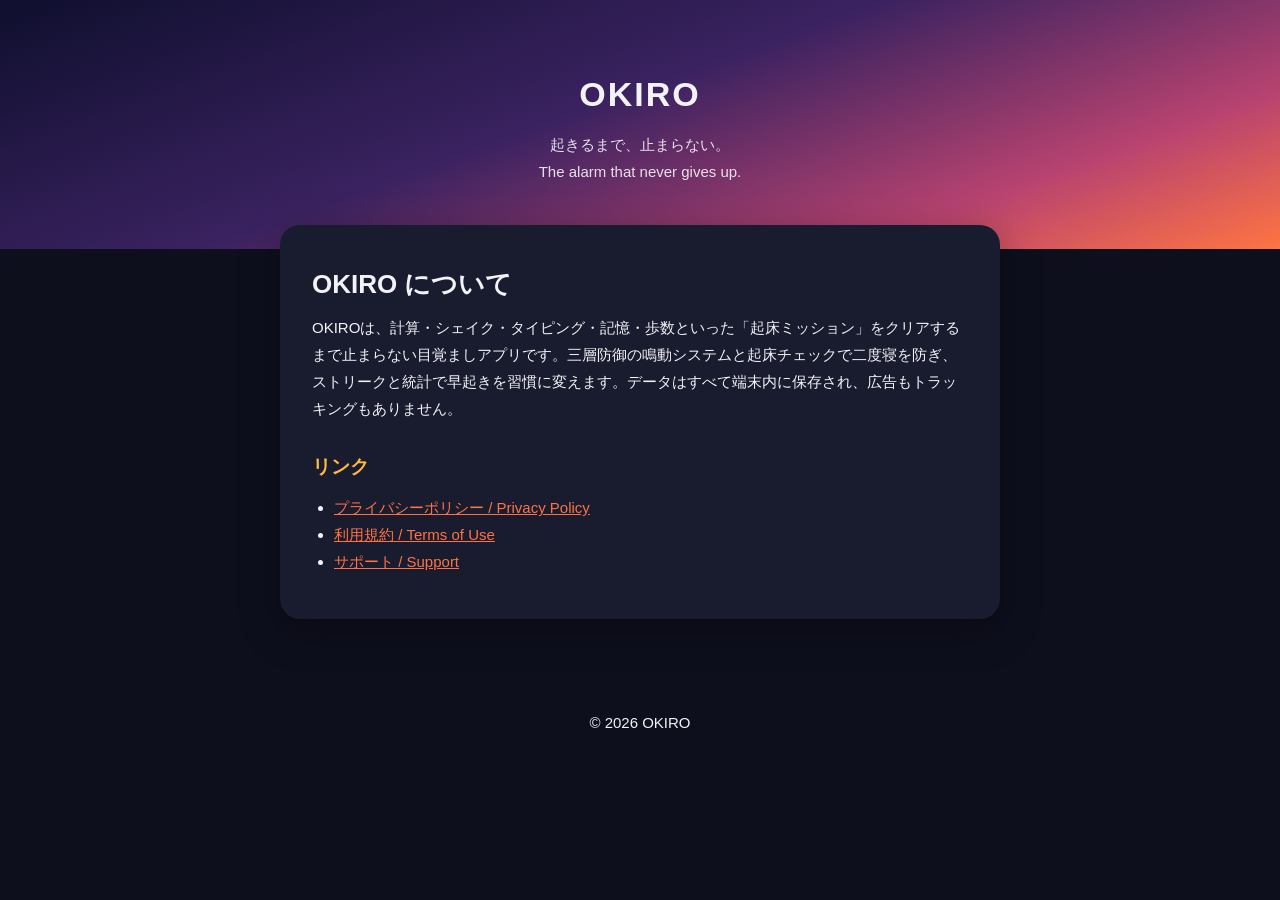
<file: index.html>
<!DOCTYPE html>
<html lang="ja">
<head>
<meta charset="utf-8">
<meta name="viewport" content="width=device-width, initial-scale=1">
<title>OKIRO - 絶対に起きれる目覚まし時計</title>
<meta name="description" content="OKIROは、ミッションをクリアするまで止まらない目覚ましアプリ。二度寝ゼロの朝へ。">
<link rel="stylesheet" href="style.css">
</head>
<body>
<div class="hero" style="padding-bottom:64px;">
  <div class="logo">OKIRO</div>
  <p>起きるまで、止まらない。<br>The alarm that never gives up.</p>
</div>
<main>
  <div class="card">
    <h1>OKIRO について</h1>
    <p>OKIROは、計算・シェイク・タイピング・記憶・歩数といった「起床ミッション」をクリアするまで止まらない目覚ましアプリです。三層防御の鳴動システムと起床チェックで二度寝を防ぎ、ストリークと統計で早起きを習慣に変えます。データはすべて端末内に保存され、広告もトラッキングもありません。</p>
    <h2>リンク</h2>
    <ul>
      <li><a href="privacy.html">プライバシーポリシー / Privacy Policy</a></li>
      <li><a href="terms.html">利用規約 / Terms of Use</a></li>
      <li><a href="support.html">サポート / Support</a></li>
    </ul>
  </div>
</main>
<footer>
  <p>© 2026 OKIRO</p>
</footer>
</body>
</html>
</file>
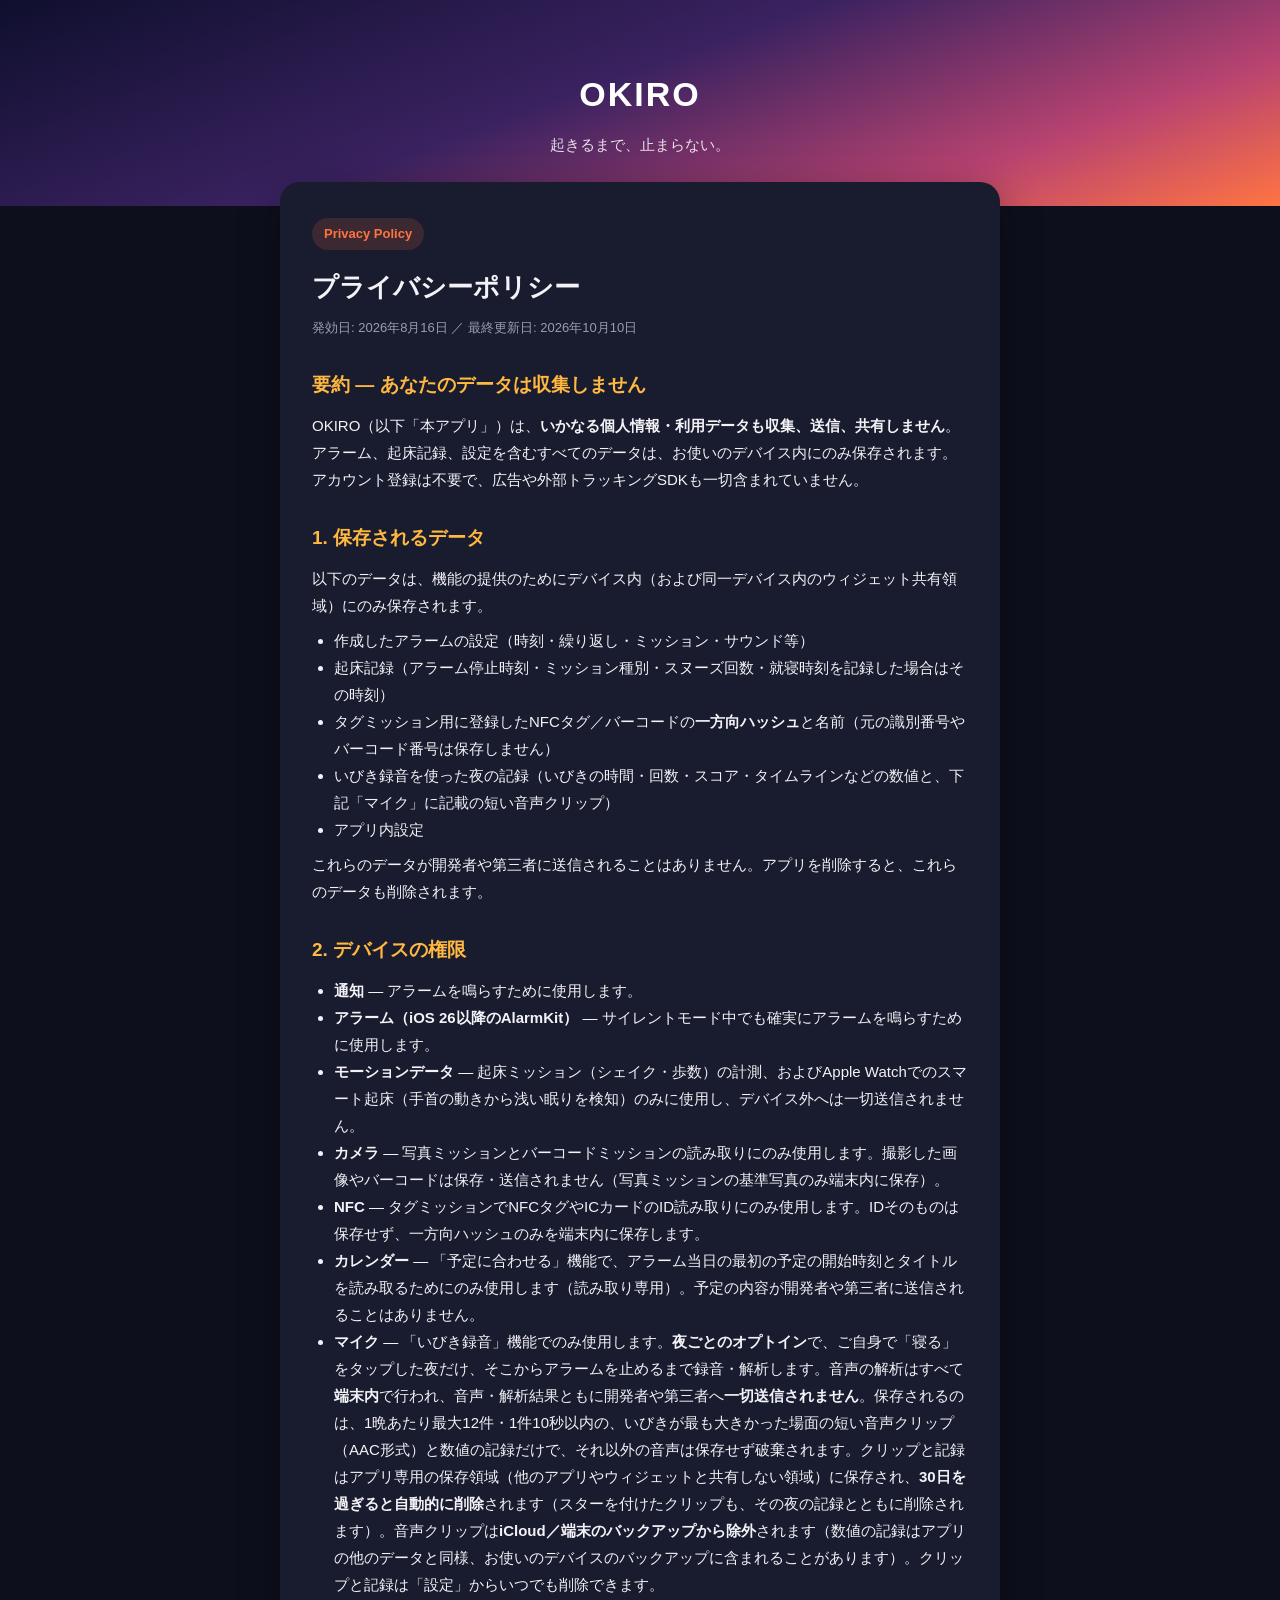
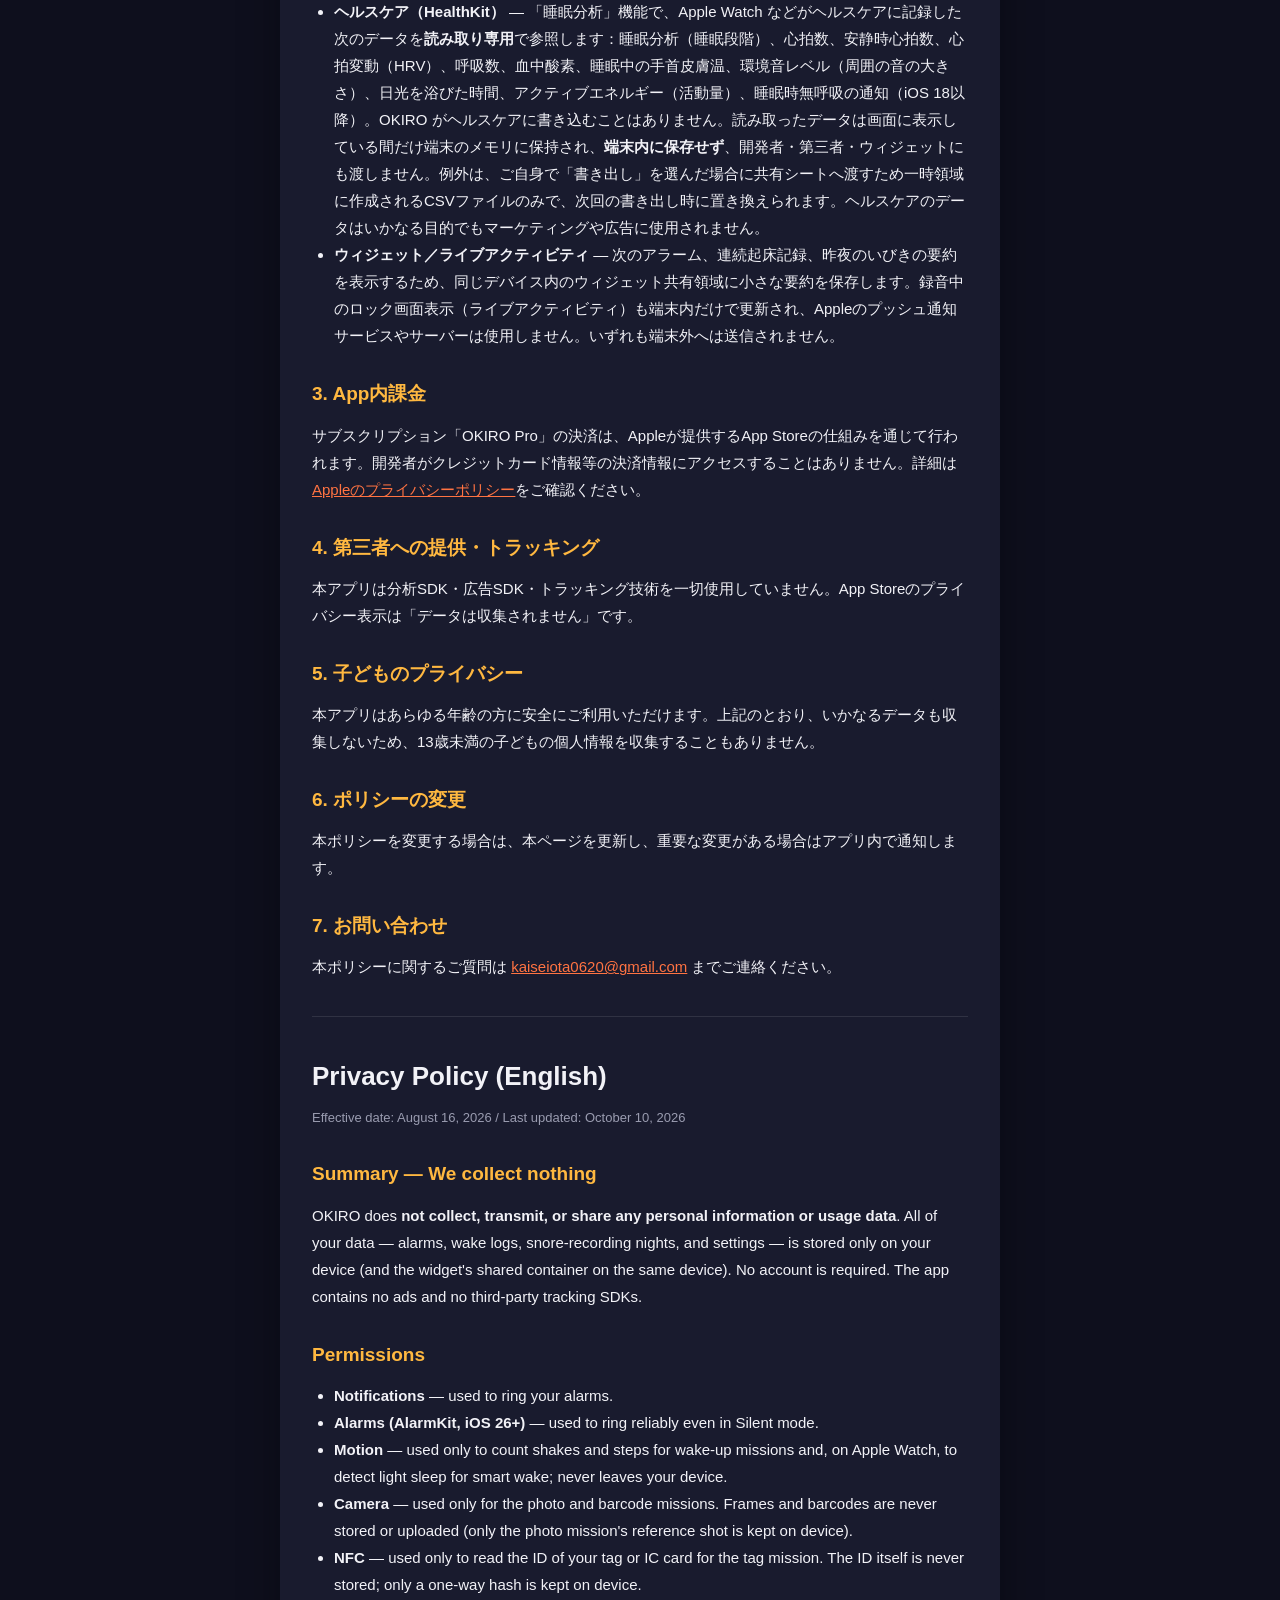
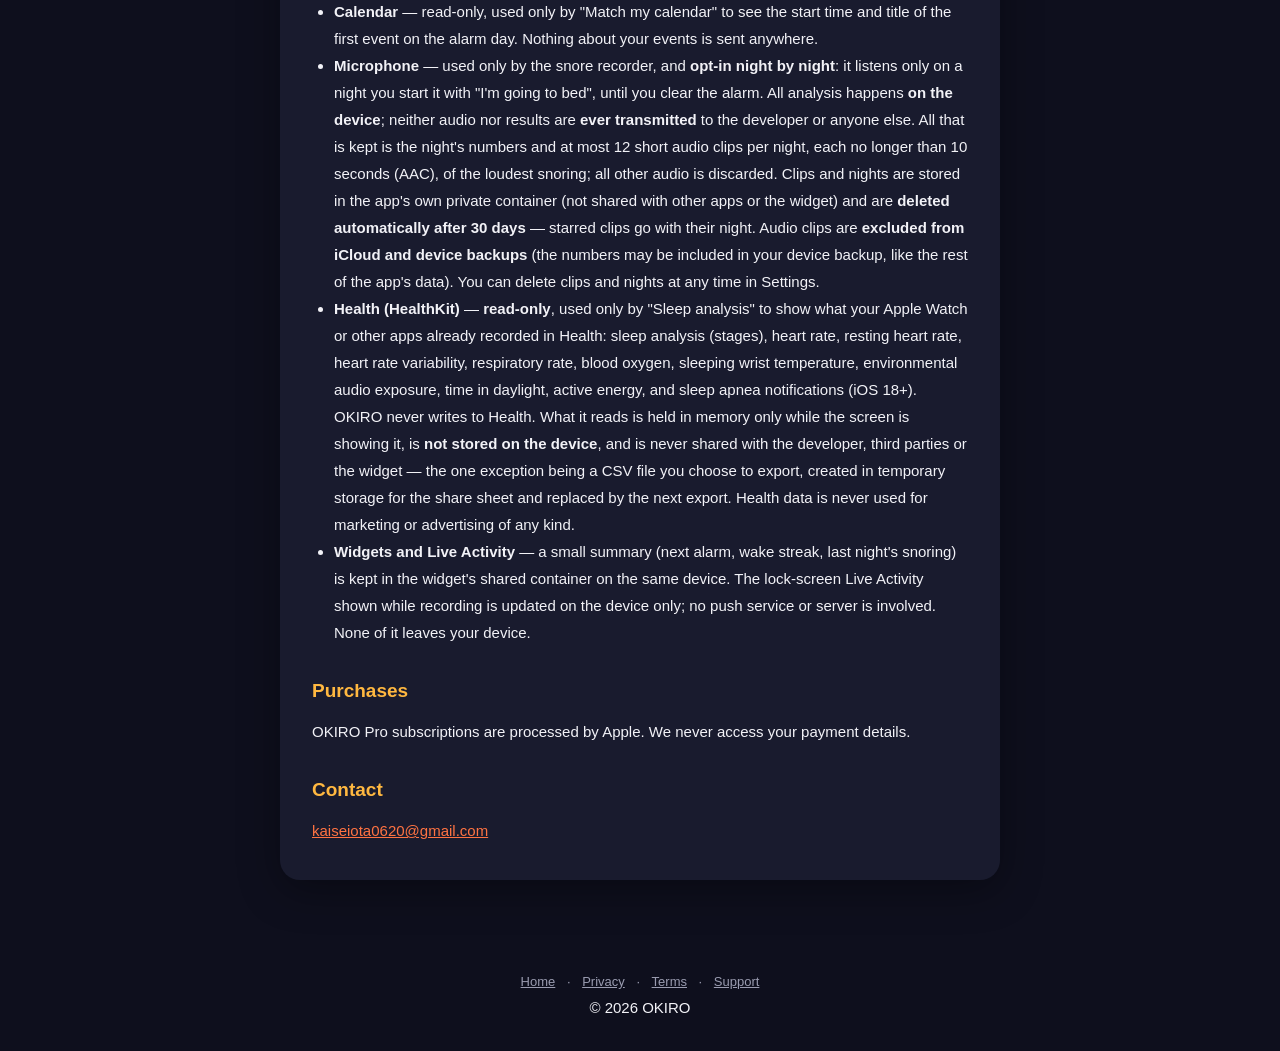
<file: privacy.html>
<!DOCTYPE html>
<html lang="ja">
<head>
<meta charset="utf-8">
<meta name="viewport" content="width=device-width, initial-scale=1">
<title>プライバシーポリシー | OKIRO</title>
<link rel="stylesheet" href="style.css">
</head>
<body>
<div class="hero">
  <div class="logo"><a href="index.html">OKIRO</a></div>
  <p>起きるまで、止まらない。</p>
</div>
<main>
  <div class="card">
    <span class="badge">Privacy Policy</span>
    <h1>プライバシーポリシー</h1>
    <p class="muted">発効日: 2026年8月16日 ／ 最終更新日: 2026年10月10日</p>

    <h2>要約 — あなたのデータは収集しません</h2>
    <p>OKIRO（以下「本アプリ」）は、<strong>いかなる個人情報・利用データも収集、送信、共有しません</strong>。アラーム、起床記録、設定を含むすべてのデータは、お使いのデバイス内にのみ保存されます。アカウント登録は不要で、広告や外部トラッキングSDKも一切含まれていません。</p>

    <h2>1. 保存されるデータ</h2>
    <p>以下のデータは、機能の提供のためにデバイス内（および同一デバイス内のウィジェット共有領域）にのみ保存されます。</p>
    <ul>
      <li>作成したアラームの設定（時刻・繰り返し・ミッション・サウンド等）</li>
      <li>起床記録（アラーム停止時刻・ミッション種別・スヌーズ回数・就寝時刻を記録した場合はその時刻）</li>
      <li>タグミッション用に登録したNFCタグ／バーコードの<strong>一方向ハッシュ</strong>と名前（元の識別番号やバーコード番号は保存しません）</li>
      <li>いびき録音を使った夜の記録（いびきの時間・回数・スコア・タイムラインなどの数値と、下記「マイク」に記載の短い音声クリップ）</li>
      <li>アプリ内設定</li>
    </ul>
    <p>これらのデータが開発者や第三者に送信されることはありません。アプリを削除すると、これらのデータも削除されます。</p>

    <h2>2. デバイスの権限</h2>
    <ul>
      <li><strong>通知</strong> — アラームを鳴らすために使用します。</li>
      <li><strong>アラーム（iOS 26以降のAlarmKit）</strong> — サイレントモード中でも確実にアラームを鳴らすために使用します。</li>
      <li><strong>モーションデータ</strong> — 起床ミッション（シェイク・歩数）の計測、およびApple Watchでのスマート起床（手首の動きから浅い眠りを検知）のみに使用し、デバイス外へは一切送信されません。</li>
      <li><strong>カメラ</strong> — 写真ミッションとバーコードミッションの読み取りにのみ使用します。撮影した画像やバーコードは保存・送信されません（写真ミッションの基準写真のみ端末内に保存）。</li>
      <li><strong>NFC</strong> — タグミッションでNFCタグやICカードのID読み取りにのみ使用します。IDそのものは保存せず、一方向ハッシュのみを端末内に保存します。</li>
      <li><strong>カレンダー</strong> — 「予定に合わせる」機能で、アラーム当日の最初の予定の開始時刻とタイトルを読み取るためにのみ使用します（読み取り専用）。予定の内容が開発者や第三者に送信されることはありません。</li>
      <li><strong>マイク</strong> — 「いびき録音」機能でのみ使用します。<strong>夜ごとのオプトイン</strong>で、ご自身で「寝る」をタップした夜だけ、そこからアラームを止めるまで録音・解析します。音声の解析はすべて<strong>端末内</strong>で行われ、音声・解析結果ともに開発者や第三者へ<strong>一切送信されません</strong>。保存されるのは、1晩あたり最大12件・1件10秒以内の、いびきが最も大きかった場面の短い音声クリップ（AAC形式）と数値の記録だけで、それ以外の音声は保存せず破棄されます。クリップと記録はアプリ専用の保存領域（他のアプリやウィジェットと共有しない領域）に保存され、<strong>30日を過ぎると自動的に削除</strong>されます（スターを付けたクリップも、その夜の記録とともに削除されます）。音声クリップは<strong>iCloud／端末のバックアップから除外</strong>されます（数値の記録はアプリの他のデータと同様、お使いのデバイスのバックアップに含まれることがあります）。クリップと記録は「設定」からいつでも削除できます。</li>
      <li><strong>ヘルスケア（HealthKit）</strong> — 「睡眠分析」機能で、Apple Watch などがヘルスケアに記録した次のデータを<strong>読み取り専用</strong>で参照します：睡眠分析（睡眠段階）、心拍数、安静時心拍数、心拍変動（HRV）、呼吸数、血中酸素、睡眠中の手首皮膚温、環境音レベル（周囲の音の大きさ）、日光を浴びた時間、アクティブエネルギー（活動量）、睡眠時無呼吸の通知（iOS 18以降）。OKIRO がヘルスケアに書き込むことはありません。読み取ったデータは画面に表示している間だけ端末のメモリに保持され、<strong>端末内に保存せず</strong>、開発者・第三者・ウィジェットにも渡しません。例外は、ご自身で「書き出し」を選んだ場合に共有シートへ渡すため一時領域に作成されるCSVファイルのみで、次回の書き出し時に置き換えられます。ヘルスケアのデータはいかなる目的でもマーケティングや広告に使用されません。</li>
      <li><strong>ウィジェット／ライブアクティビティ</strong> — 次のアラーム、連続起床記録、昨夜のいびきの要約を表示するため、同じデバイス内のウィジェット共有領域に小さな要約を保存します。録音中のロック画面表示（ライブアクティビティ）も端末内だけで更新され、Appleのプッシュ通知サービスやサーバーは使用しません。いずれも端末外へは送信されません。</li>
    </ul>

    <h2>3. App内課金</h2>
    <p>サブスクリプション「OKIRO Pro」の決済は、Appleが提供するApp Storeの仕組みを通じて行われます。開発者がクレジットカード情報等の決済情報にアクセスすることはありません。詳細は<a href="https://www.apple.com/legal/privacy/" target="_blank" rel="noopener">Appleのプライバシーポリシー</a>をご確認ください。</p>

    <h2>4. 第三者への提供・トラッキング</h2>
    <p>本アプリは分析SDK・広告SDK・トラッキング技術を一切使用していません。App Storeのプライバシー表示は「データは収集されません」です。</p>

    <h2>5. 子どものプライバシー</h2>
    <p>本アプリはあらゆる年齢の方に安全にご利用いただけます。上記のとおり、いかなるデータも収集しないため、13歳未満の子どもの個人情報を収集することもありません。</p>

    <h2>6. ポリシーの変更</h2>
    <p>本ポリシーを変更する場合は、本ページを更新し、重要な変更がある場合はアプリ内で通知します。</p>

    <h2>7. お問い合わせ</h2>
    <p>本ポリシーに関するご質問は <a href="mailto:kaiseiota0620@gmail.com">kaiseiota0620@gmail.com</a> までご連絡ください。</p>

    <hr class="divider">

    <h1>Privacy Policy (English)</h1>
    <p class="muted">Effective date: August 16, 2026 / Last updated: October 10, 2026</p>
    <h2>Summary — We collect nothing</h2>
    <p>OKIRO does <strong>not collect, transmit, or share any personal information or usage data</strong>. All of your data — alarms, wake logs, snore-recording nights, and settings — is stored only on your device (and the widget's shared container on the same device). No account is required. The app contains no ads and no third-party tracking SDKs.</p>
    <h2>Permissions</h2>
    <ul>
      <li><strong>Notifications</strong> — used to ring your alarms.</li>
      <li><strong>Alarms (AlarmKit, iOS 26+)</strong> — used to ring reliably even in Silent mode.</li>
      <li><strong>Motion</strong> — used only to count shakes and steps for wake-up missions and, on Apple Watch, to detect light sleep for smart wake; never leaves your device.</li>
      <li><strong>Camera</strong> — used only for the photo and barcode missions. Frames and barcodes are never stored or uploaded (only the photo mission's reference shot is kept on device).</li>
      <li><strong>NFC</strong> — used only to read the ID of your tag or IC card for the tag mission. The ID itself is never stored; only a one-way hash is kept on device.</li>
      <li><strong>Calendar</strong> — read-only, used only by "Match my calendar" to see the start time and title of the first event on the alarm day. Nothing about your events is sent anywhere.</li>
      <li><strong>Microphone</strong> — used only by the snore recorder, and <strong>opt-in night by night</strong>: it listens only on a night you start it with "I'm going to bed", until you clear the alarm. All analysis happens <strong>on the device</strong>; neither audio nor results are <strong>ever transmitted</strong> to the developer or anyone else. All that is kept is the night's numbers and at most 12 short audio clips per night, each no longer than 10 seconds (AAC), of the loudest snoring; all other audio is discarded. Clips and nights are stored in the app's own private container (not shared with other apps or the widget) and are <strong>deleted automatically after 30 days</strong> — starred clips go with their night. Audio clips are <strong>excluded from iCloud and device backups</strong> (the numbers may be included in your device backup, like the rest of the app's data). You can delete clips and nights at any time in Settings.</li>
      <li><strong>Health (HealthKit)</strong> — <strong>read-only</strong>, used only by "Sleep analysis" to show what your Apple Watch or other apps already recorded in Health: sleep analysis (stages), heart rate, resting heart rate, heart rate variability, respiratory rate, blood oxygen, sleeping wrist temperature, environmental audio exposure, time in daylight, active energy, and sleep apnea notifications (iOS 18+). OKIRO never writes to Health. What it reads is held in memory only while the screen is showing it, is <strong>not stored on the device</strong>, and is never shared with the developer, third parties or the widget — the one exception being a CSV file you choose to export, created in temporary storage for the share sheet and replaced by the next export. Health data is never used for marketing or advertising of any kind.</li>
      <li><strong>Widgets and Live Activity</strong> — a small summary (next alarm, wake streak, last night's snoring) is kept in the widget's shared container on the same device. The lock-screen Live Activity shown while recording is updated on the device only; no push service or server is involved. None of it leaves your device.</li>
    </ul>
    <h2>Purchases</h2>
    <p>OKIRO Pro subscriptions are processed by Apple. We never access your payment details.</p>
    <h2>Contact</h2>
    <p><a href="mailto:kaiseiota0620@gmail.com">kaiseiota0620@gmail.com</a></p>
  </div>
</main>
<footer>
  <a href="index.html">Home</a> · <a href="privacy.html">Privacy</a> · <a href="terms.html">Terms</a> · <a href="support.html">Support</a>
  <p>© 2026 OKIRO</p>
</footer>
</body>
</html>
</file>
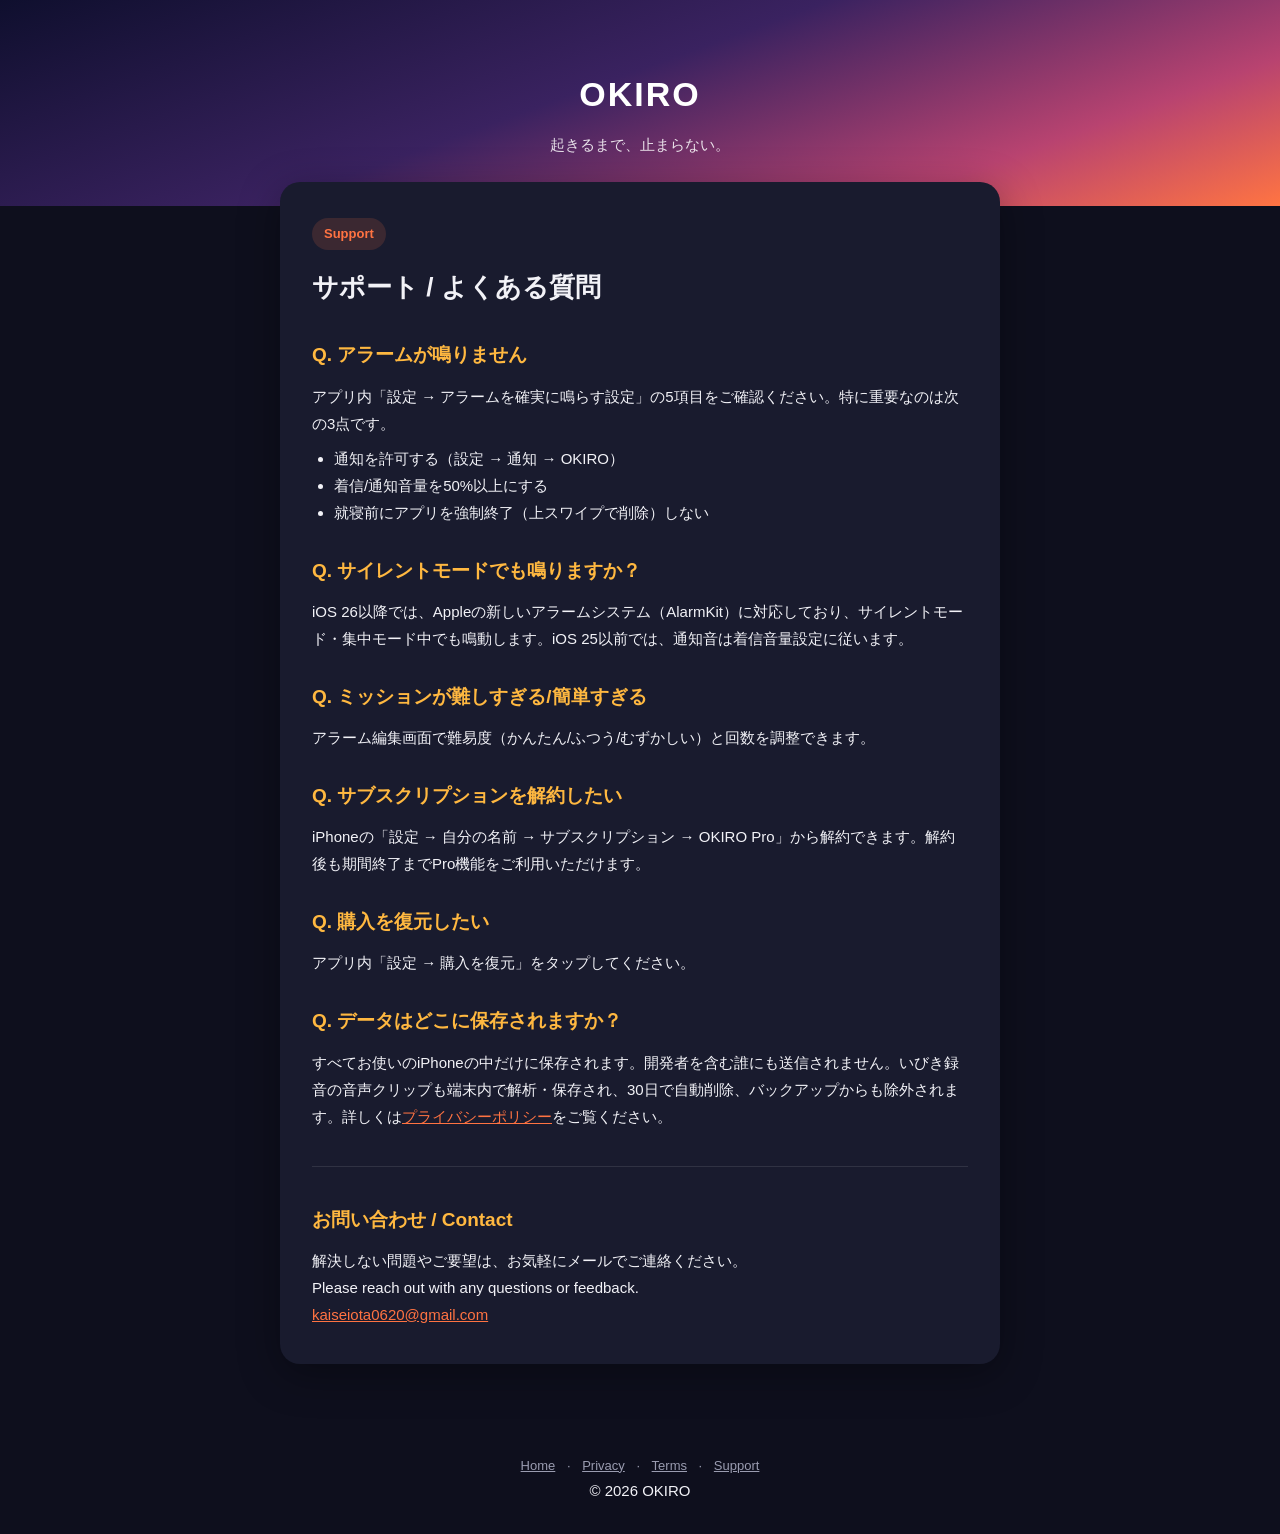
<file: support.html>
<!DOCTYPE html>
<html lang="ja">
<head>
<meta charset="utf-8">
<meta name="viewport" content="width=device-width, initial-scale=1">
<title>サポート | OKIRO</title>
<link rel="stylesheet" href="style.css">
</head>
<body>
<div class="hero">
  <div class="logo"><a href="index.html">OKIRO</a></div>
  <p>起きるまで、止まらない。</p>
</div>
<main>
  <div class="card">
    <span class="badge">Support</span>
    <h1>サポート / よくある質問</h1>

    <h2>Q. アラームが鳴りません</h2>
    <p>アプリ内「設定 → アラームを確実に鳴らす設定」の5項目をご確認ください。特に重要なのは次の3点です。</p>
    <ul>
      <li>通知を許可する（設定 → 通知 → OKIRO）</li>
      <li>着信/通知音量を50%以上にする</li>
      <li>就寝前にアプリを強制終了（上スワイプで削除）しない</li>
    </ul>

    <h2>Q. サイレントモードでも鳴りますか？</h2>
    <p>iOS 26以降では、Appleの新しいアラームシステム（AlarmKit）に対応しており、サイレントモード・集中モード中でも鳴動します。iOS 25以前では、通知音は着信音量設定に従います。</p>

    <h2>Q. ミッションが難しすぎる/簡単すぎる</h2>
    <p>アラーム編集画面で難易度（かんたん/ふつう/むずかしい）と回数を調整できます。</p>

    <h2>Q. サブスクリプションを解約したい</h2>
    <p>iPhoneの「設定 → 自分の名前 → サブスクリプション → OKIRO Pro」から解約できます。解約後も期間終了までPro機能をご利用いただけます。</p>

    <h2>Q. 購入を復元したい</h2>
    <p>アプリ内「設定 → 購入を復元」をタップしてください。</p>

    <h2>Q. データはどこに保存されますか？</h2>
    <p>すべてお使いのiPhoneの中だけに保存されます。開発者を含む誰にも送信されません。いびき録音の音声クリップも端末内で解析・保存され、30日で自動削除、バックアップからも除外されます。詳しくは<a href="privacy.html">プライバシーポリシー</a>をご覧ください。</p>

    <hr class="divider">

    <h2>お問い合わせ / Contact</h2>
    <p>解決しない問題やご要望は、お気軽にメールでご連絡ください。<br>
    Please reach out with any questions or feedback.</p>
    <p><a href="mailto:kaiseiota0620@gmail.com">kaiseiota0620@gmail.com</a></p>
  </div>
</main>
<footer>
  <a href="index.html">Home</a> · <a href="privacy.html">Privacy</a> · <a href="terms.html">Terms</a> · <a href="support.html">Support</a>
  <p>© 2026 OKIRO</p>
</footer>
</body>
</html>
</file>
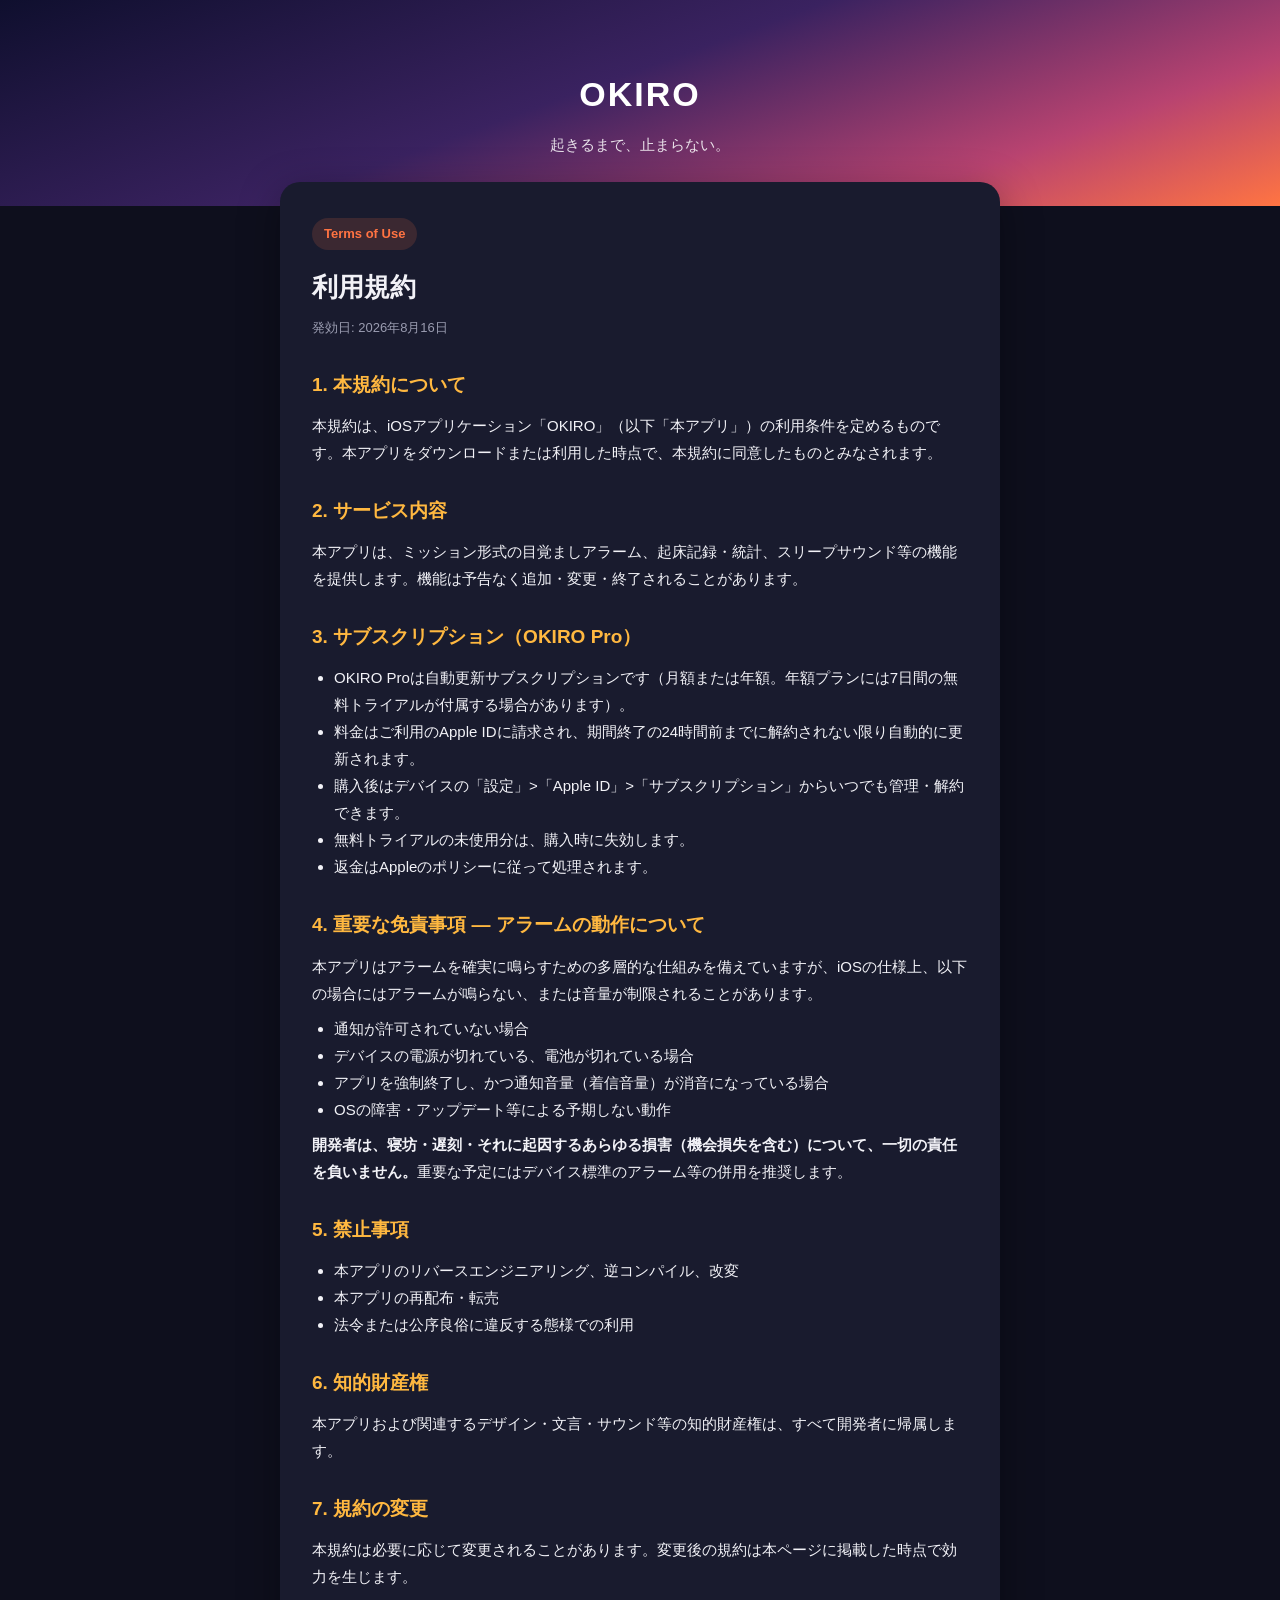
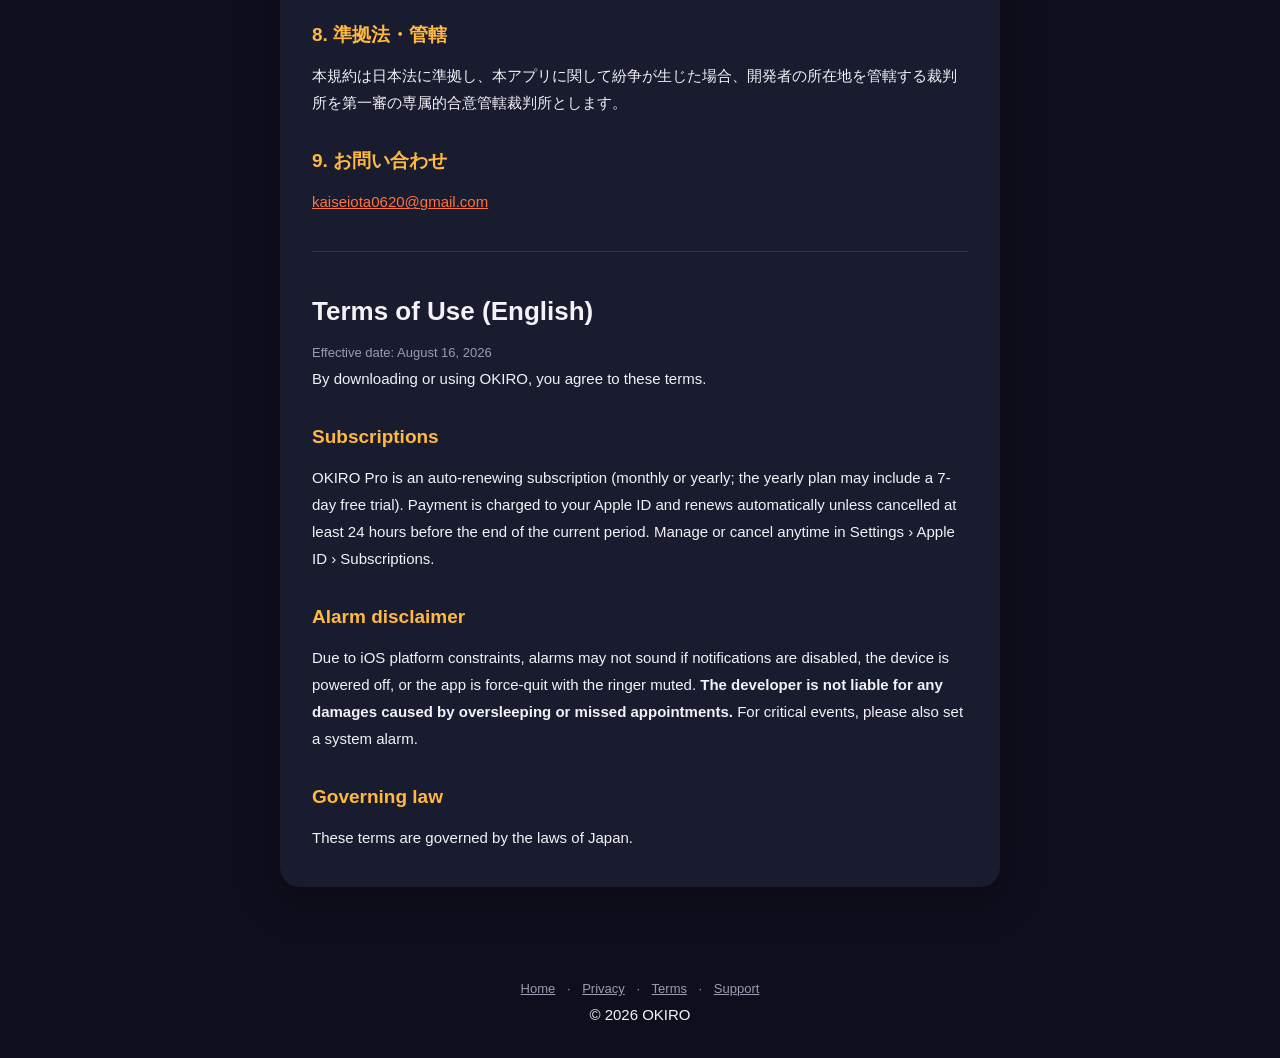
<file: terms.html>
<!DOCTYPE html>
<html lang="ja">
<head>
<meta charset="utf-8">
<meta name="viewport" content="width=device-width, initial-scale=1">
<title>利用規約 | OKIRO</title>
<link rel="stylesheet" href="style.css">
</head>
<body>
<div class="hero">
  <div class="logo"><a href="index.html">OKIRO</a></div>
  <p>起きるまで、止まらない。</p>
</div>
<main>
  <div class="card">
    <span class="badge">Terms of Use</span>
    <h1>利用規約</h1>
    <p class="muted">発効日: 2026年8月16日</p>

    <h2>1. 本規約について</h2>
    <p>本規約は、iOSアプリケーション「OKIRO」（以下「本アプリ」）の利用条件を定めるものです。本アプリをダウンロードまたは利用した時点で、本規約に同意したものとみなされます。</p>

    <h2>2. サービス内容</h2>
    <p>本アプリは、ミッション形式の目覚ましアラーム、起床記録・統計、スリープサウンド等の機能を提供します。機能は予告なく追加・変更・終了されることがあります。</p>

    <h2>3. サブスクリプション（OKIRO Pro）</h2>
    <ul>
      <li>OKIRO Proは自動更新サブスクリプションです（月額または年額。年額プランには7日間の無料トライアルが付属する場合があります）。</li>
      <li>料金はご利用のApple IDに請求され、期間終了の24時間前までに解約されない限り自動的に更新されます。</li>
      <li>購入後はデバイスの「設定」>「Apple ID」>「サブスクリプション」からいつでも管理・解約できます。</li>
      <li>無料トライアルの未使用分は、購入時に失効します。</li>
      <li>返金はAppleのポリシーに従って処理されます。</li>
    </ul>

    <h2>4. 重要な免責事項 — アラームの動作について</h2>
    <p>本アプリはアラームを確実に鳴らすための多層的な仕組みを備えていますが、iOSの仕様上、以下の場合にはアラームが鳴らない、または音量が制限されることがあります。</p>
    <ul>
      <li>通知が許可されていない場合</li>
      <li>デバイスの電源が切れている、電池が切れている場合</li>
      <li>アプリを強制終了し、かつ通知音量（着信音量）が消音になっている場合</li>
      <li>OSの障害・アップデート等による予期しない動作</li>
    </ul>
    <p><strong>開発者は、寝坊・遅刻・それに起因するあらゆる損害（機会損失を含む）について、一切の責任を負いません。</strong>重要な予定にはデバイス標準のアラーム等の併用を推奨します。</p>

    <h2>5. 禁止事項</h2>
    <ul>
      <li>本アプリのリバースエンジニアリング、逆コンパイル、改変</li>
      <li>本アプリの再配布・転売</li>
      <li>法令または公序良俗に違反する態様での利用</li>
    </ul>

    <h2>6. 知的財産権</h2>
    <p>本アプリおよび関連するデザイン・文言・サウンド等の知的財産権は、すべて開発者に帰属します。</p>

    <h2>7. 規約の変更</h2>
    <p>本規約は必要に応じて変更されることがあります。変更後の規約は本ページに掲載した時点で効力を生じます。</p>

    <h2>8. 準拠法・管轄</h2>
    <p>本規約は日本法に準拠し、本アプリに関して紛争が生じた場合、開発者の所在地を管轄する裁判所を第一審の専属的合意管轄裁判所とします。</p>

    <h2>9. お問い合わせ</h2>
    <p><a href="mailto:kaiseiota0620@gmail.com">kaiseiota0620@gmail.com</a></p>

    <hr class="divider">

    <h1>Terms of Use (English)</h1>
    <p class="muted">Effective date: August 16, 2026</p>
    <p>By downloading or using OKIRO, you agree to these terms.</p>
    <h2>Subscriptions</h2>
    <p>OKIRO Pro is an auto-renewing subscription (monthly or yearly; the yearly plan may include a 7-day free trial). Payment is charged to your Apple ID and renews automatically unless cancelled at least 24 hours before the end of the current period. Manage or cancel anytime in Settings › Apple ID › Subscriptions.</p>
    <h2>Alarm disclaimer</h2>
    <p>Due to iOS platform constraints, alarms may not sound if notifications are disabled, the device is powered off, or the app is force-quit with the ringer muted. <strong>The developer is not liable for any damages caused by oversleeping or missed appointments.</strong> For critical events, please also set a system alarm.</p>
    <h2>Governing law</h2>
    <p>These terms are governed by the laws of Japan.</p>
  </div>
</main>
<footer>
  <a href="index.html">Home</a> · <a href="privacy.html">Privacy</a> · <a href="terms.html">Terms</a> · <a href="support.html">Support</a>
  <p>© 2026 OKIRO</p>
</footer>
</body>
</html>
</file>
<file: style.css>
:root {
  --bg: #0e0f1d;
  --card: #191b2e;
  --text: #f2f2f7;
  --muted: #9a9cb0;
  --accent: #ff7342;
  --amber: #ffb840;
}
* { margin: 0; padding: 0; box-sizing: border-box; }
body {
  font-family: -apple-system, BlinkMacSystemFont, "Hiragino Sans", "Segoe UI", sans-serif;
  background: var(--bg);
  color: var(--text);
  line-height: 1.8;
}
.hero {
  background: linear-gradient(160deg, #0f0f2e 0%, #3a2260 45%, #b84370 78%, #ff7442 100%);
  padding: 64px 24px 48px;
  text-align: center;
}
.hero .logo {
  font-size: 34px;
  font-weight: 800;
  letter-spacing: 0.06em;
}
.hero .logo a { color: #fff; text-decoration: none; }
.hero p { color: rgba(255,255,255,.85); margin-top: 6px; font-size: 15px; }
main {
  max-width: 760px;
  margin: -24px auto 60px;
  padding: 0 20px;
}
.card {
  background: var(--card);
  border-radius: 20px;
  padding: 36px 32px;
  margin-bottom: 24px;
  box-shadow: 0 10px 40px rgba(0,0,0,.35);
}
h1 { font-size: 26px; margin-bottom: 6px; }
h2 { font-size: 19px; margin: 28px 0 10px; color: var(--amber); }
h3 { font-size: 16px; margin: 20px 0 8px; }
p, li { color: var(--text); font-size: 15px; }
ul { padding-left: 22px; margin: 8px 0; }
.muted { color: var(--muted); font-size: 13px; }
.divider { border: none; border-top: 1px solid rgba(255,255,255,.1); margin: 36px 0; }
a { color: var(--accent); }
.badge {
  display: inline-block;
  background: rgba(255,115,66,.15);
  color: var(--accent);
  font-weight: 700;
  font-size: 13px;
  padding: 4px 12px;
  border-radius: 999px;
  margin-bottom: 14px;
}
footer { text-align: center; padding: 30px; color: var(--muted); font-size: 13px; }
footer a { color: var(--muted); margin: 0 8px; }
</file>
